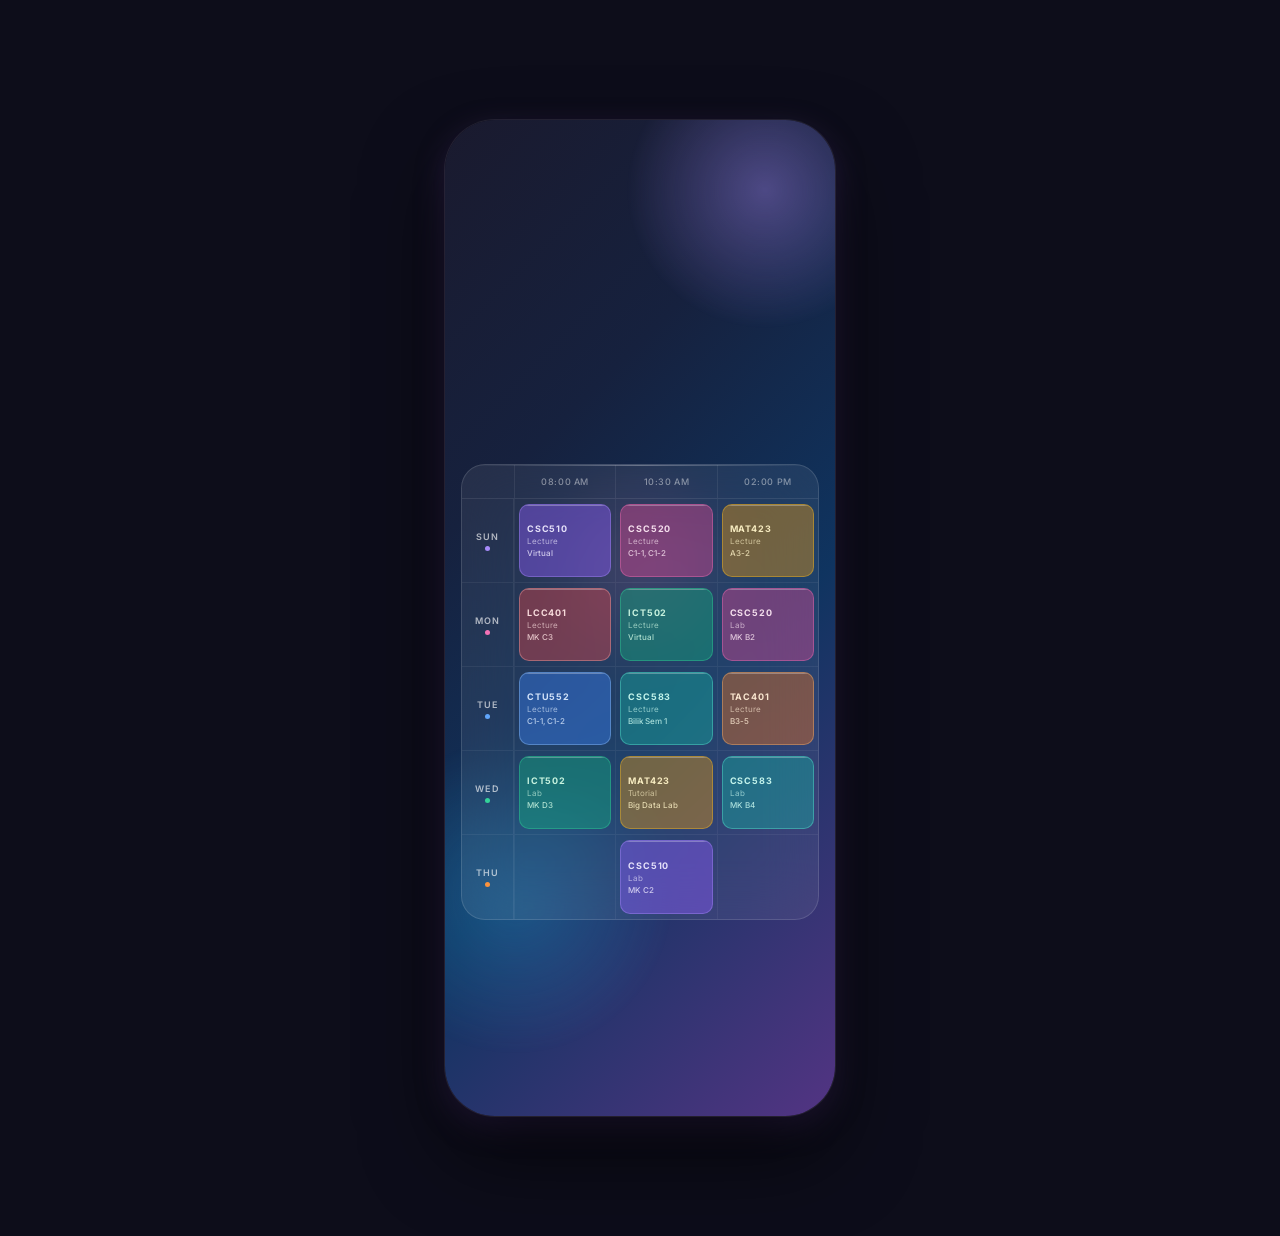
<file: sample.html>
<!DOCTYPE html>
<html lang="en">
<head>
  <meta charset="UTF-8" />
  <meta name="viewport" content="width=device-width, initial-scale=1.0" />
  <title>T5CS2303C2 Timetable</title>
  <link href="https://fonts.googleapis.com/css2?family=Inter:wght@300;400;500;600;700&display=swap" rel="stylesheet" />
  <style>
    *, *::before, *::after {
      box-sizing: border-box;
      margin: 0;
      padding: 0;
    }

    html, body {
      min-height: 100%;
      font-family: 'Inter', sans-serif;
      background: #0d0d1a;
      display: flex;
      justify-content: center;
      align-items: flex-start;
      padding: 40px 16px 60px;
    }

    /* ── Phone frame ── */
    .phone-wrap {
      /* width: 390px; */
      width: 390px;
      min-height: 844px;
      background: linear-gradient(135deg, #1a1a2e 0%, #16213e 30%, #0f3460 60%, #533483 100%);
      border-radius: 50px;
      padding: 24px 16px 36px;
      position: relative;
      overflow: hidden;
      box-shadow:
        0 0 0 1px rgba(255,255,255,0.08),
        0 40px 80px rgba(0,0,0,0.6),
        0 10px 30px rgba(83,52,131,0.4);
      margin-top: 40px;
    }

    /* ── Background glow blobs ── */
    .blob {
      position: absolute;
      border-radius: 50%;
      pointer-events: none;
      filter: blur(1px);
    }
    .blob-1 {
      top: -70px; right: -70px;
      width: 280px; height: 280px;
      background: radial-gradient(circle, rgba(167,139,250,0.38) 0%, transparent 70%);
    }
    .blob-2 {
      bottom: 60px; left: -90px;
      width: 320px; height: 320px;
      background: radial-gradient(circle, rgba(56,189,248,0.26) 0%, transparent 70%);
    }
    .blob-3 {
      top: 45%; left: 50%;
      transform: translate(-50%, -50%);
      width: 220px; height: 220px;
      background: radial-gradient(circle, rgba(244,114,182,0.16) 0%, transparent 70%);
    }

    /* ── Notch ── */
    .notch {
      width: 120px;
      height: 28px;
      background: #07071a;
      border-radius: 0 0 20px 20px;
      margin: 0 auto 20px;
    }

    /* ── Header card ── */
    .header-glass {
      background: rgba(255,255,255,0.10);
      backdrop-filter: blur(24px);
      -webkit-backdrop-filter: blur(24px);
      border: 1px solid rgba(255,255,255,0.18);
      border-radius: 20px;
      padding: 14px 18px;
      margin-bottom: 14px;
      text-align: center;
      position: relative;
      z-index: 1;
    }
    .header-glass::before {
      content: '';
      position: absolute;
      inset: 0;
      border-radius: 20px;
      background: linear-gradient(135deg, rgba(255,255,255,0.08) 0%, transparent 60%);
      pointer-events: none;
    }
    .group-label {
      font-size: 10px;
      font-weight: 400;
      color: rgba(255,255,255,0.50);
      letter-spacing: 2.5px;
      text-transform: uppercase;
      margin-bottom: 4px;
    }
    .group-name {
      font-size: 20px;
      font-weight: 700;
      color: #fff;
      letter-spacing: 0.5px;
      margin-bottom: 3px;
    }
    .semester {
      font-size: 11px;
      font-weight: 300;
      color: rgba(255,255,255,0.42);
    }

    /* ── Main timetable card ── */
    .timetable-card {
      background: rgba(255,255,255,0.07);
      backdrop-filter: blur(28px);
      -webkit-backdrop-filter: blur(28px);
      border: 1px solid rgba(255,255,255,0.13);
      border-radius: 24px;
      overflow: hidden;
      position: relative;
      z-index: 1;
    }
    .timetable-card::before {
      content: '';
      position: absolute;
      top: 0; left: 0; right: 0;
      height: 1px;
      background: linear-gradient(90deg, transparent, rgba(255,255,255,0.3), transparent);
      pointer-events: none;
    }

    /* ── Grid layout ── */
    .grid-row {
      display: grid;
      grid-template-columns: 52px 1fr 1fr 1fr;
    }

    /* ── Time header row ── */
    .time-header-row {
      border-bottom: 1px solid rgba(255,255,255,0.09);
    }
    .corner-cell { background: transparent; }
    .time-col-header {
      padding: 11px 4px;
      text-align: center;
      font-size: 9px;
      font-weight: 500;
      color: rgba(255,255,255,0.45);
      letter-spacing: 0.6px;
      border-left: 1px solid rgba(255,255,255,0.07);
    }

    /* ── Day rows ── */
    .day-row {
      border-bottom: 1px solid rgba(255,255,255,0.06);
      min-height: 84px;
    }
    .day-row:last-child { border-bottom: none; }

    .day-label {
      display: flex;
      flex-direction: column;
      align-items: center;
      justify-content: center;
      gap: 4px;
      padding: 8px 4px;
      border-right: 1px solid rgba(255,255,255,0.07);
    }
    .day-abbr {
      font-size: 9px;
      font-weight: 600;
      color: rgba(255,255,255,0.65);
      letter-spacing: 1.2px;
      text-transform: uppercase;
    }
    .day-dot {
      width: 5px;
      height: 5px;
      border-radius: 50%;
    }

    /* ── Cells ── */
    .cell {
      padding: 5px 4px;
      border-left: 1px solid rgba(255,255,255,0.05);
      display: flex;
      align-items: stretch;
    }
    .cell.empty { background: transparent; }

    /* ── Subject pills ── */
    .class-pill {
      border-radius: 10px;
      padding: 6px 7px;
      width: 100%;
      display: flex;
      flex-direction: column;
      justify-content: center;
      gap: 2px;
      position: relative;
      overflow: hidden;
    }
    .class-pill::before {
      content: '';
      position: absolute;
      top: 0; left: 0; right: 0;
      height: 1px;
      background: rgba(255,255,255,0.28);
      border-radius: 10px 10px 0 0;
    }
    .pill-code {
      font-size: 9px;
      font-weight: 700;
      letter-spacing: 0.8px;
      text-transform: uppercase;
      opacity: 0.95;
    }
    .pill-type {
      font-size: 8px;
      font-weight: 400;
      opacity: 0.65;
    }
    .pill-room {
      font-size: 8px;
      font-weight: 500;
      opacity: 0.80;
    }

    /* ── Subject color themes ── */
    .c-csc510 { background: rgba(139,92,246,0.45);  color: #ede9fe; border: 1px solid rgba(167,139,250,0.40); }
    .c-csc520 { background: rgba(236,72,153,0.38);  color: #fce7f3; border: 1px solid rgba(244,114,182,0.40); }
    .c-mat423 { background: rgba(245,158,11,0.38);  color: #fef3c7; border: 1px solid rgba(251,191,36,0.40); }
    .c-lcc401 { background: rgba(239,68,68,0.38);   color: #fee2e2; border: 1px solid rgba(252,165,165,0.40); }
    .c-ict502 { background: rgba(16,185,129,0.38);  color: #d1fae5; border: 1px solid rgba(52,211,153,0.40); }
    .c-ctu552 { background: rgba(59,130,246,0.42);  color: #dbeafe; border: 1px solid rgba(147,197,253,0.40); }
    .c-csc583 { background: rgba(20,184,166,0.38);  color: #ccfbf1; border: 1px solid rgba(94,234,212,0.40); }
    .c-tac401 { background: rgba(249,115,22,0.38);  color: #ffedd5; border: 1px solid rgba(253,186,116,0.40); }

    /* ── Footer ── */
    .footer-glass {
      text-align: center;
      margin-top: 14px;
      font-size: 10px;
      font-weight: 300;
      color: rgba(255,255,255,0.26);
      letter-spacing: 0.5px;
      position: relative;
      z-index: 1;
    }
  </style>
</head>
<body>

  <div class="phone-wrap">
    <!-- background glows -->
    <div class="blob blob-1"></div>
    <div class="blob blob-2"></div>
    <div class="blob blob-3"></div>

    <!-- notch -->
    <!-- <div class="notch"></div> -->
    <br>
    <br>
    <br>
    <br>
    <br>
    <br>
    <br>
    <br>
    <br>
    <br>
    <br>
    <br>
    <br>
    <br>
    <br>
    <br>

    <!-- header -->
    <!-- <div class="header-glass">
      <div class="group-label">Timetable</div>
      <div class="group-name">T5CS2303C2</div>
      <div class="semester">Semester 20262 &middot; UiTM KT Cendering</div>
    </div> -->

    <!-- timetable -->
    <div class="timetable-card">

      <!-- time headers -->
      <div class="grid-row time-header-row">
        <div class="corner-cell"></div>
        <div class="time-col-header">08:00 AM</div>
        <div class="time-col-header">10:30 AM</div>
        <div class="time-col-header">02:00 PM</div>
      </div>

      <!-- SUNDAY -->
      <div class="grid-row day-row">
        <div class="day-label">
          <div class="day-abbr">Sun</div>
          <div class="day-dot" style="background:#a78bfa;"></div>
        </div>
        <div class="cell">
          <div class="class-pill c-csc510">
            <div class="pill-code">CSC510</div>
            <div class="pill-type">Lecture</div>
            <div class="pill-room">Virtual</div>
          </div>
        </div>
        <div class="cell">
          <div class="class-pill c-csc520">
            <div class="pill-code">CSC520</div>
            <div class="pill-type">Lecture</div>
            <div class="pill-room">C1-1, C1-2</div>
          </div>
        </div>
        <div class="cell">
          <div class="class-pill c-mat423">
            <div class="pill-code">MAT423</div>
            <div class="pill-type">Lecture</div>
            <div class="pill-room">A3-2</div>
          </div>
        </div>
      </div>

      <!-- MONDAY -->
      <div class="grid-row day-row">
        <div class="day-label">
          <div class="day-abbr">Mon</div>
          <div class="day-dot" style="background:#f472b6;"></div>
        </div>
        <div class="cell">
          <div class="class-pill c-lcc401">
            <div class="pill-code">LCC401</div>
            <div class="pill-type">Lecture</div>
            <div class="pill-room">MK C3</div>
          </div>
        </div>
        <div class="cell">
          <div class="class-pill c-ict502">
            <div class="pill-code">ICT502</div>
            <div class="pill-type">Lecture</div>
            <div class="pill-room">Virtual</div>
          </div>
        </div>
        <div class="cell">
          <div class="class-pill c-csc520">
            <div class="pill-code">CSC520</div>
            <div class="pill-type">Lab</div>
            <div class="pill-room">MK B2</div>
          </div>
        </div>
      </div>

      <!-- TUESDAY -->
      <div class="grid-row day-row">
        <div class="day-label">
          <div class="day-abbr">Tue</div>
          <div class="day-dot" style="background:#60a5fa;"></div>
        </div>
        <div class="cell">
          <div class="class-pill c-ctu552">
            <div class="pill-code">CTU552</div>
            <div class="pill-type">Lecture</div>
            <div class="pill-room">C1-1, C1-2</div>
          </div>
        </div>
        <div class="cell">
          <div class="class-pill c-csc583">
            <div class="pill-code">CSC583</div>
            <div class="pill-type">Lecture</div>
            <div class="pill-room">Bilik Sem 1</div>
          </div>
        </div>
        <div class="cell">
          <div class="class-pill c-tac401">
            <div class="pill-code">TAC401</div>
            <div class="pill-type">Lecture</div>
            <div class="pill-room">B3-5</div>
          </div>
        </div>
      </div>

      <!-- WEDNESDAY -->
      <div class="grid-row day-row">
        <div class="day-label">
          <div class="day-abbr">Wed</div>
          <div class="day-dot" style="background:#34d399;"></div>
        </div>
        <div class="cell">
          <div class="class-pill c-ict502">
            <div class="pill-code">ICT502</div>
            <div class="pill-type">Lab</div>
            <div class="pill-room">MK D3</div>
          </div>
        </div>
        <div class="cell">
          <div class="class-pill c-mat423">
            <div class="pill-code">MAT423</div>
            <div class="pill-type">Tutorial</div>
            <div class="pill-room">Big Data Lab</div>
          </div>
        </div>
        <div class="cell">
          <div class="class-pill c-csc583">
            <div class="pill-code">CSC583</div>
            <div class="pill-type">Lab</div>
            <div class="pill-room">MK B4</div>
          </div>
        </div>
      </div>

      <!-- THURSDAY -->
      <div class="grid-row day-row">
        <div class="day-label">
          <div class="day-abbr">Thu</div>
          <div class="day-dot" style="background:#fb923c;"></div>
        </div>
        <div class="cell empty"></div>
        <div class="cell">
          <div class="class-pill c-csc510">
            <div class="pill-code">CSC510</div>
            <div class="pill-type">Lab</div>
            <div class="pill-room">MK C2</div>
          </div>
        </div>
        <div class="cell empty"></div>
      </div>

    </div><!-- /timetable-card -->

    <!-- <div class="footer-glass">Semester 20262 &middot; Valid 29/03/2026</div> -->
    <br>
    <br>
    <br>
    <br>
    <br>
    <br>
    <br>
    <br>

  </div><!-- /phone-wrap -->

</body>
</html>
</file>
